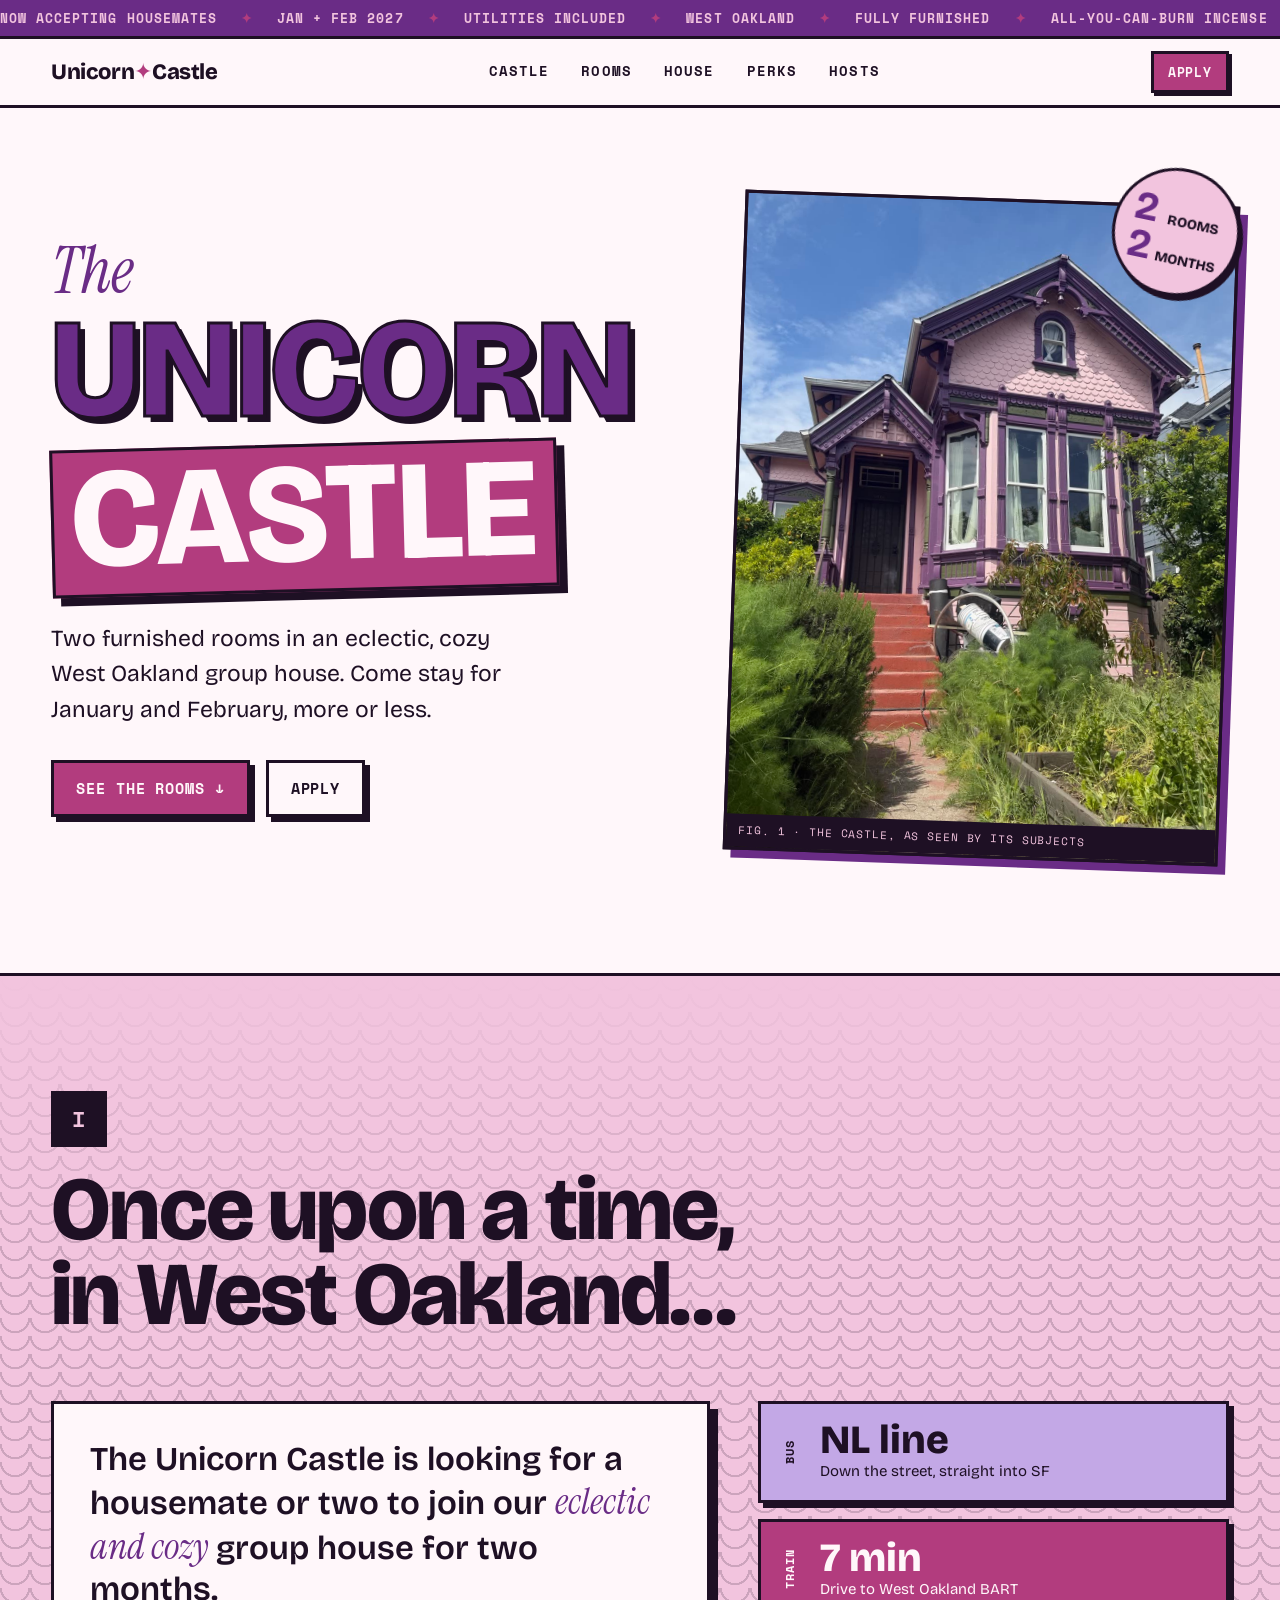
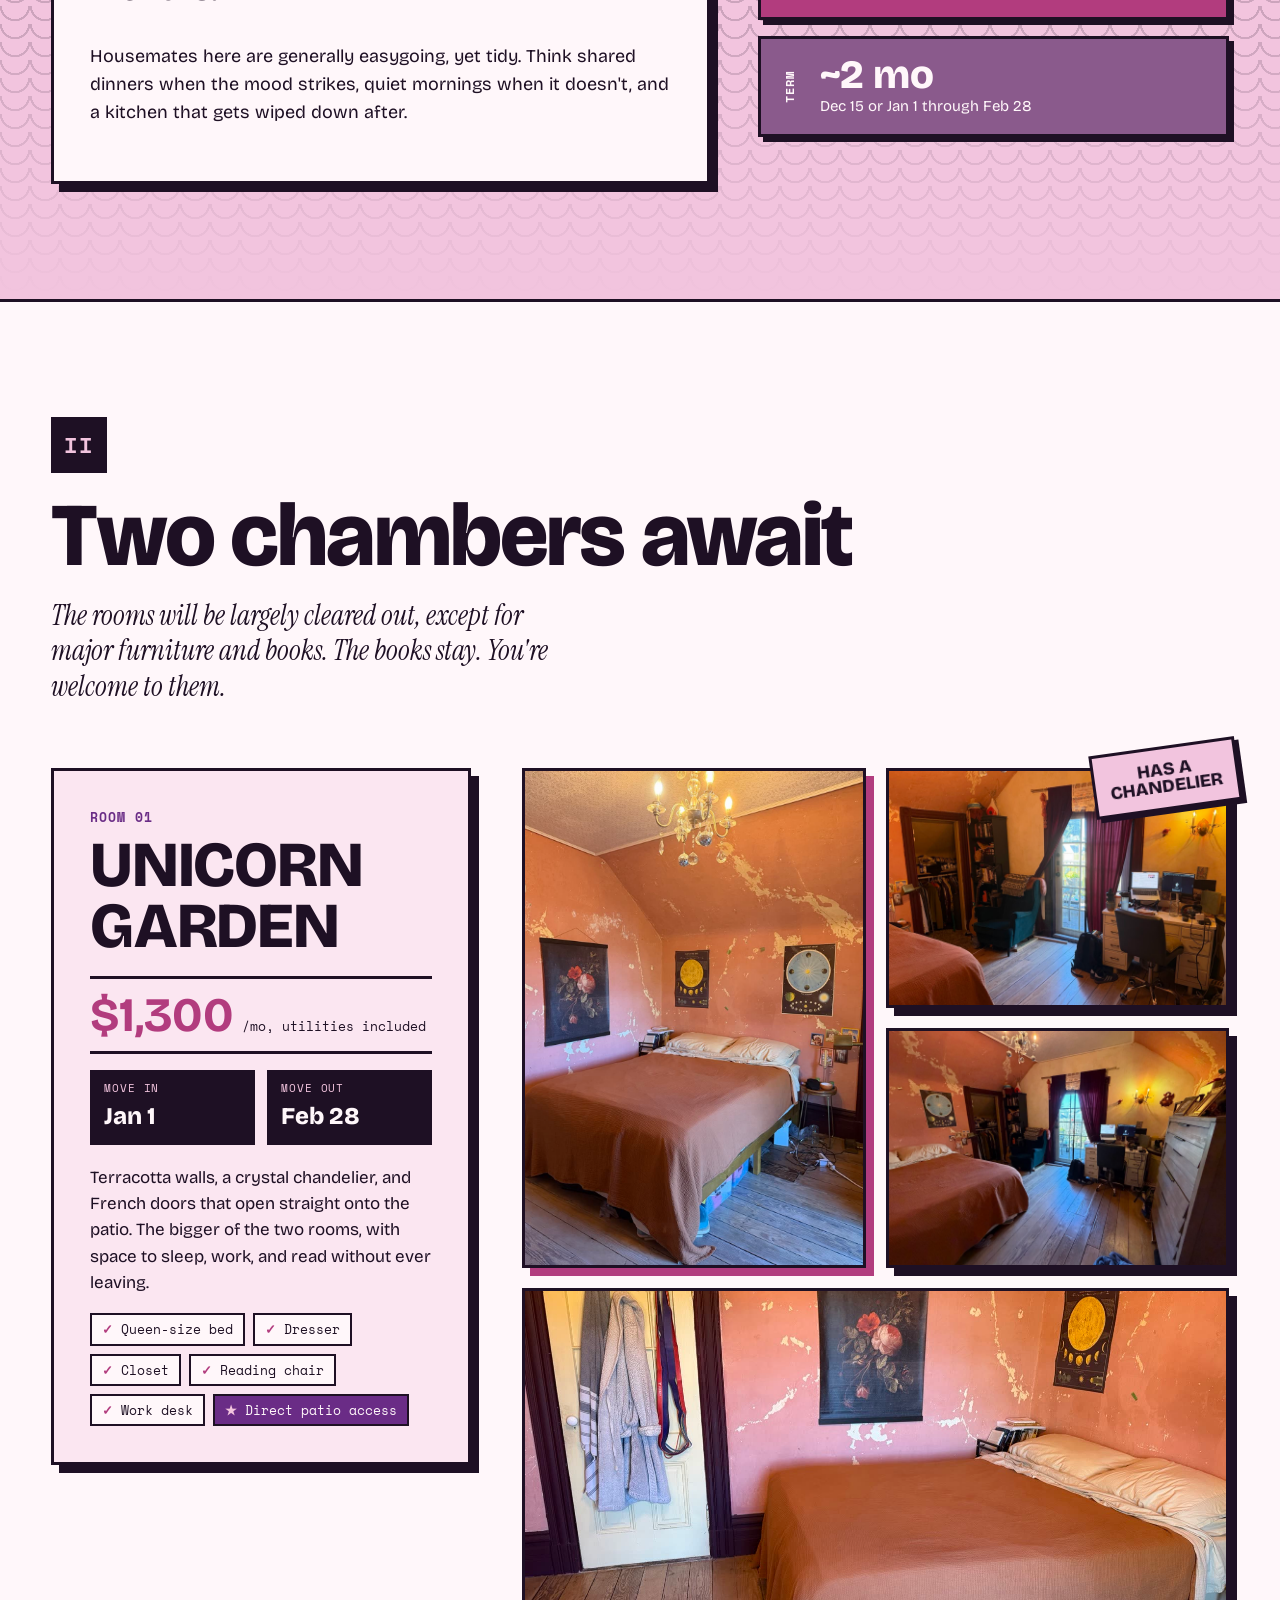
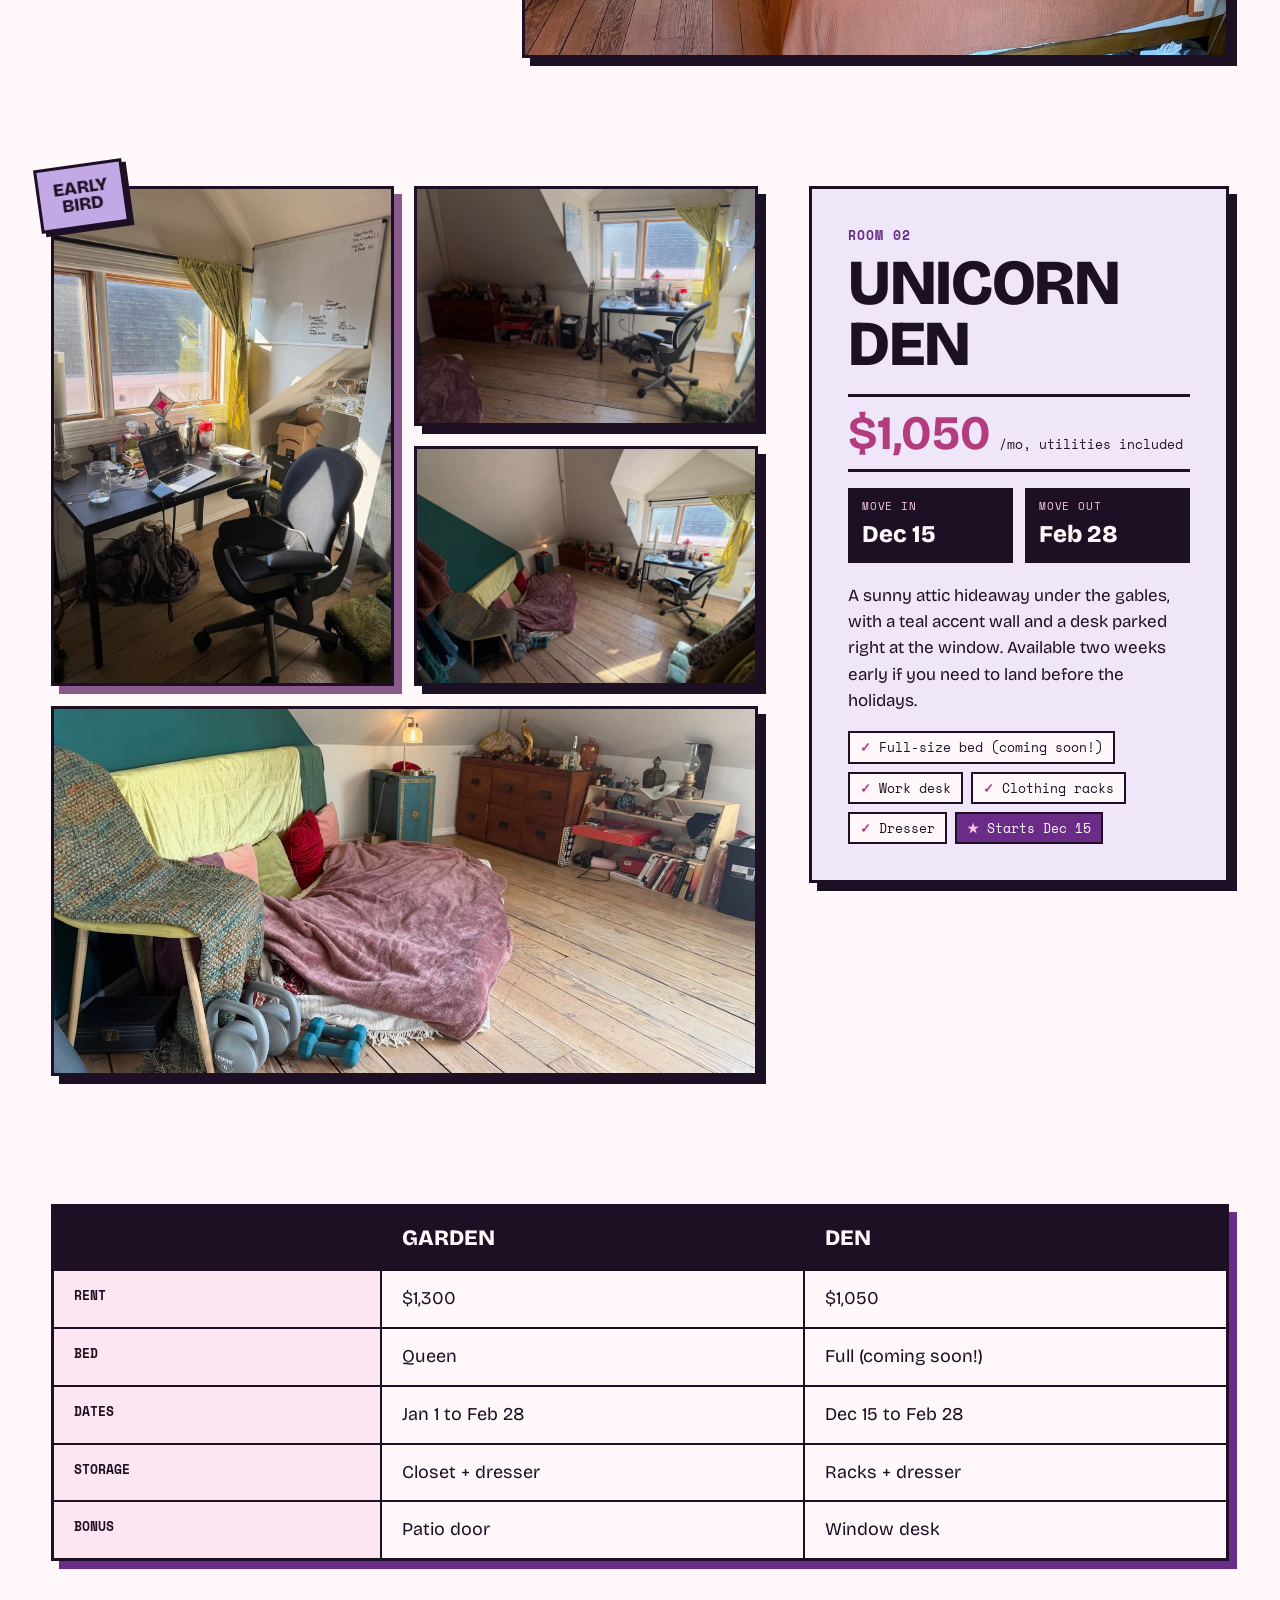
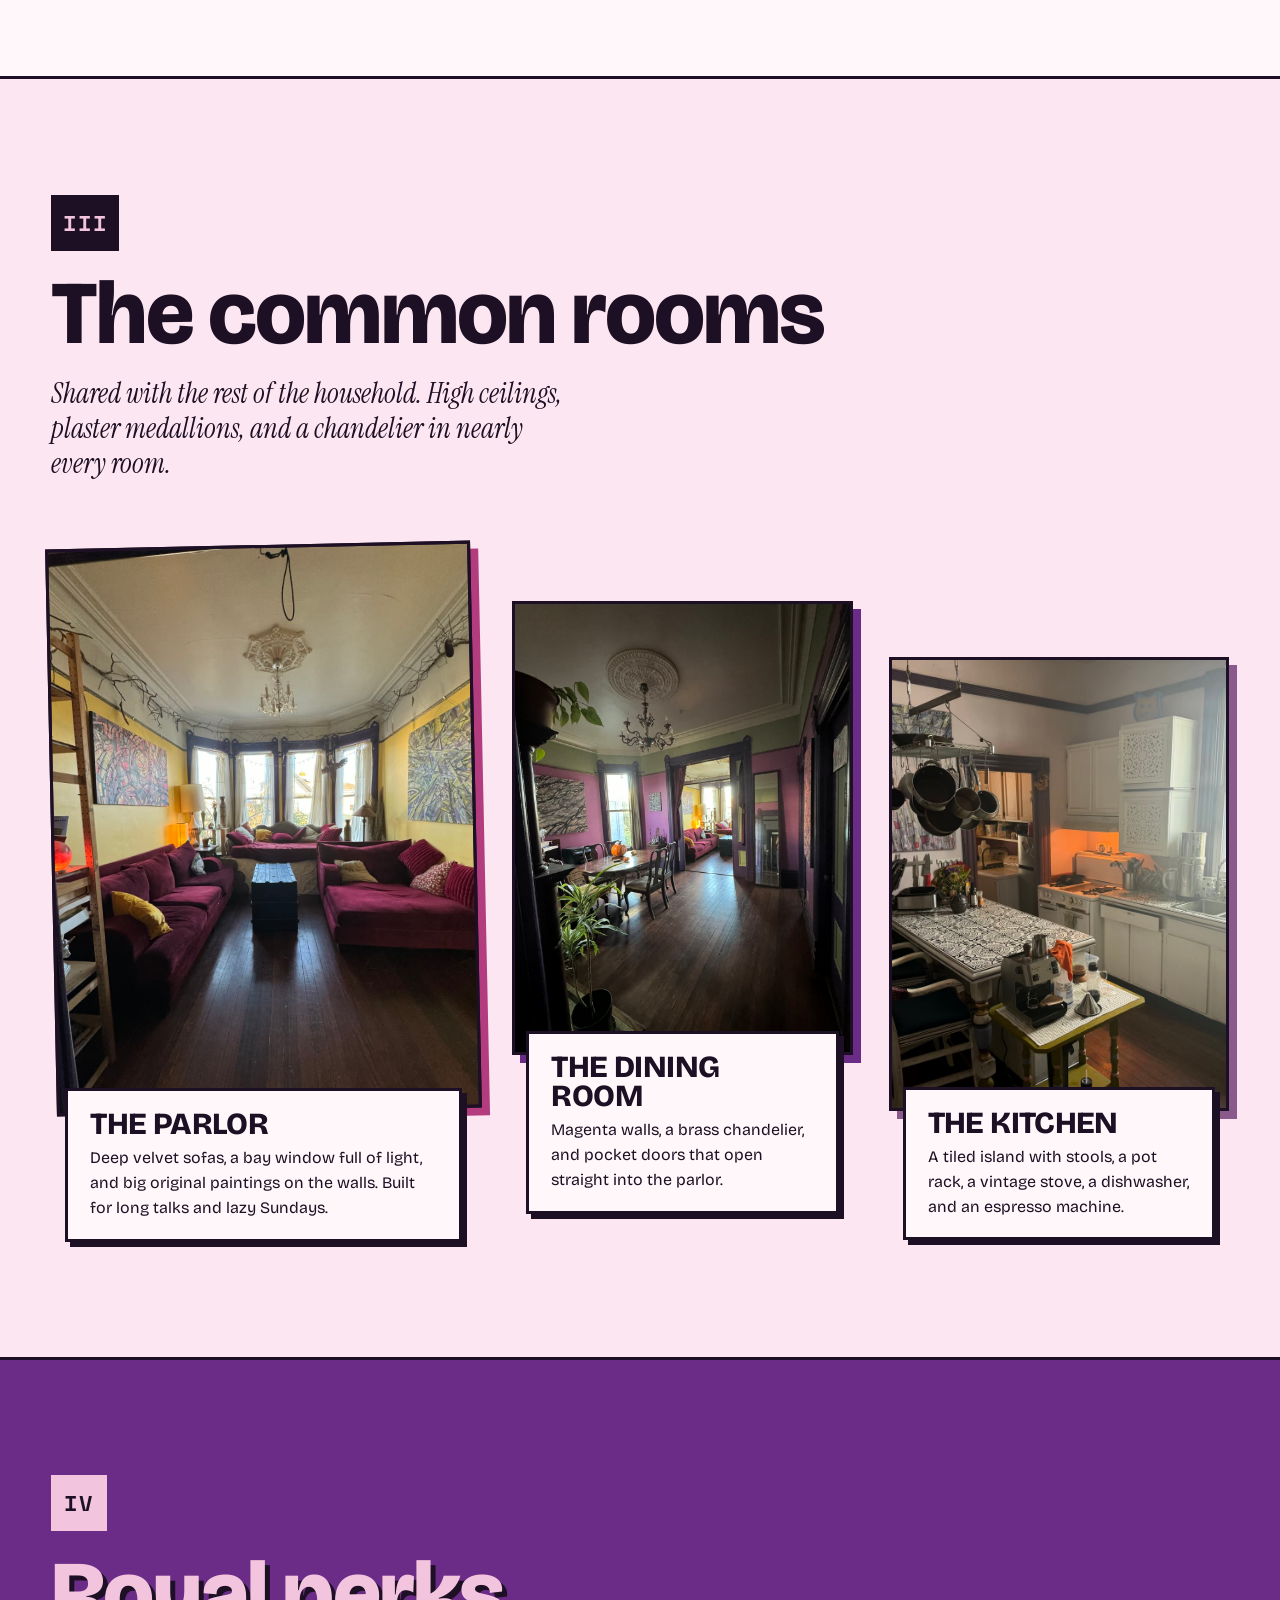
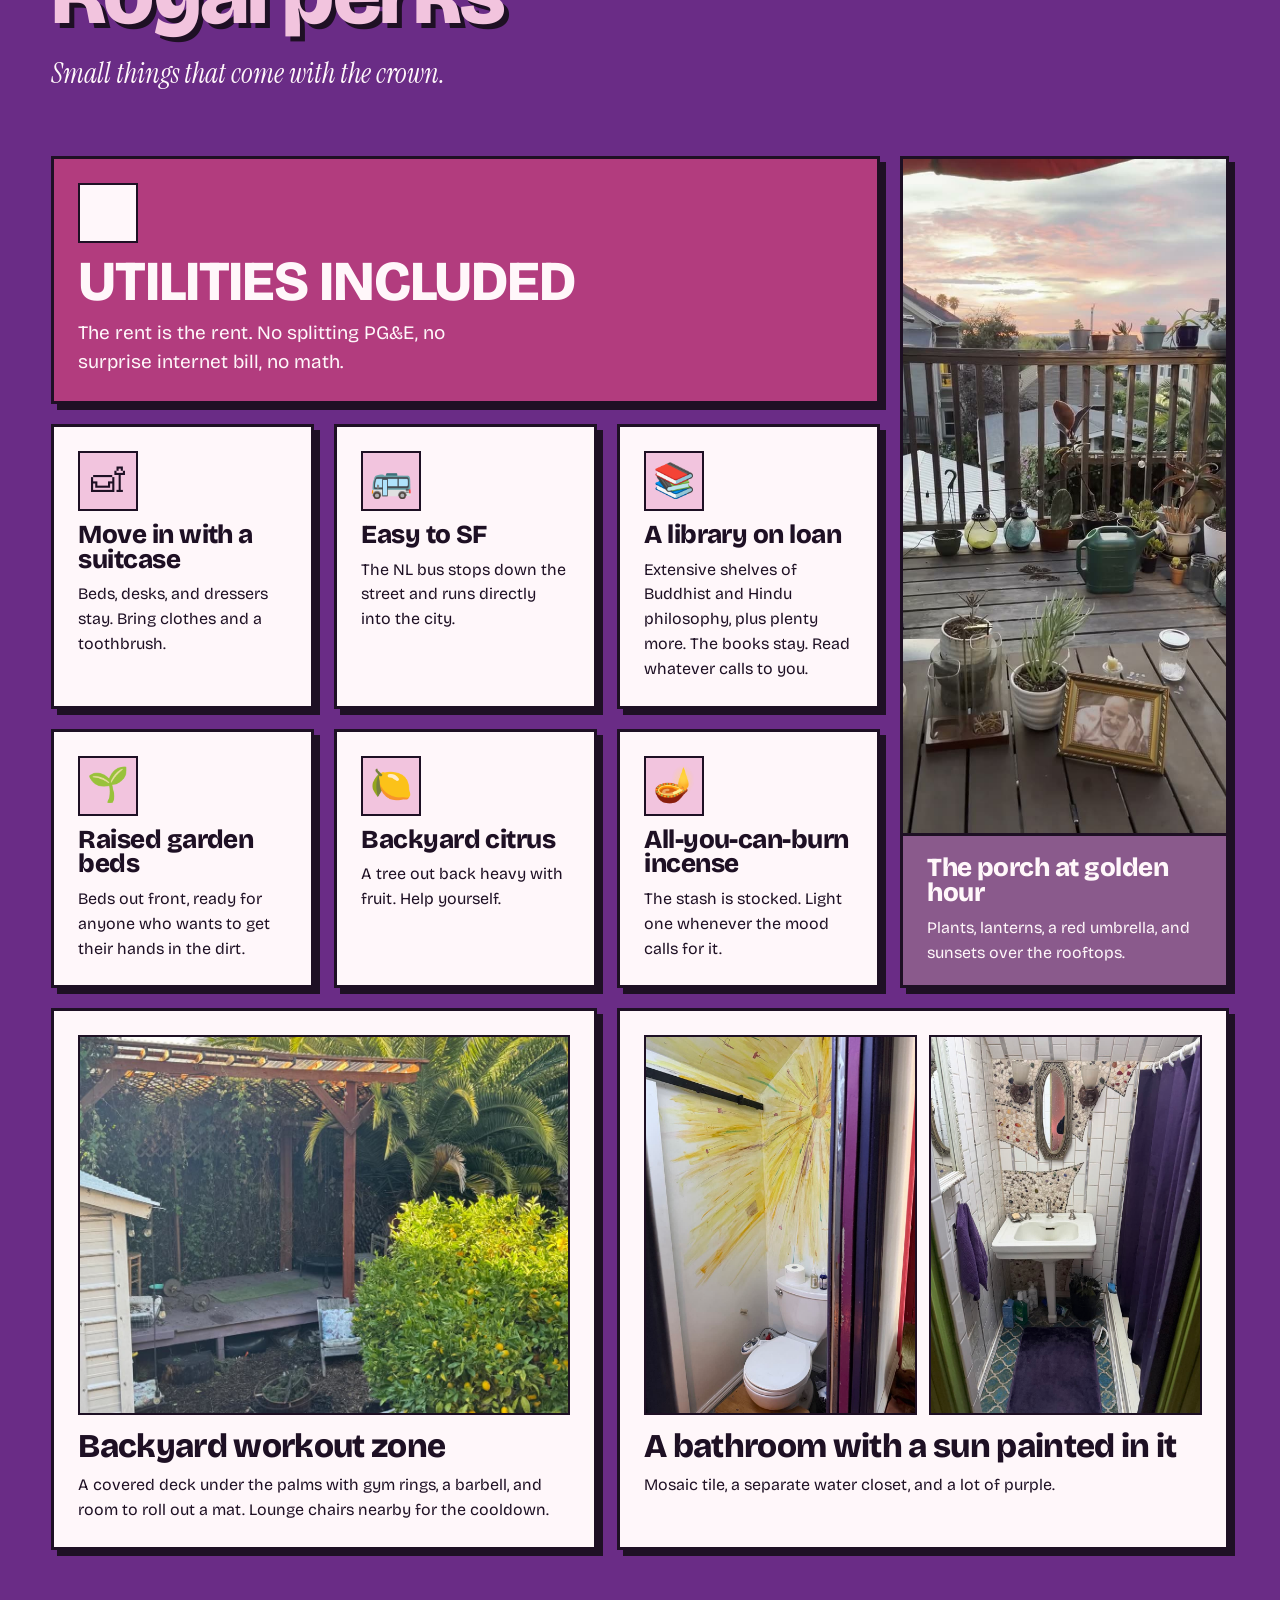
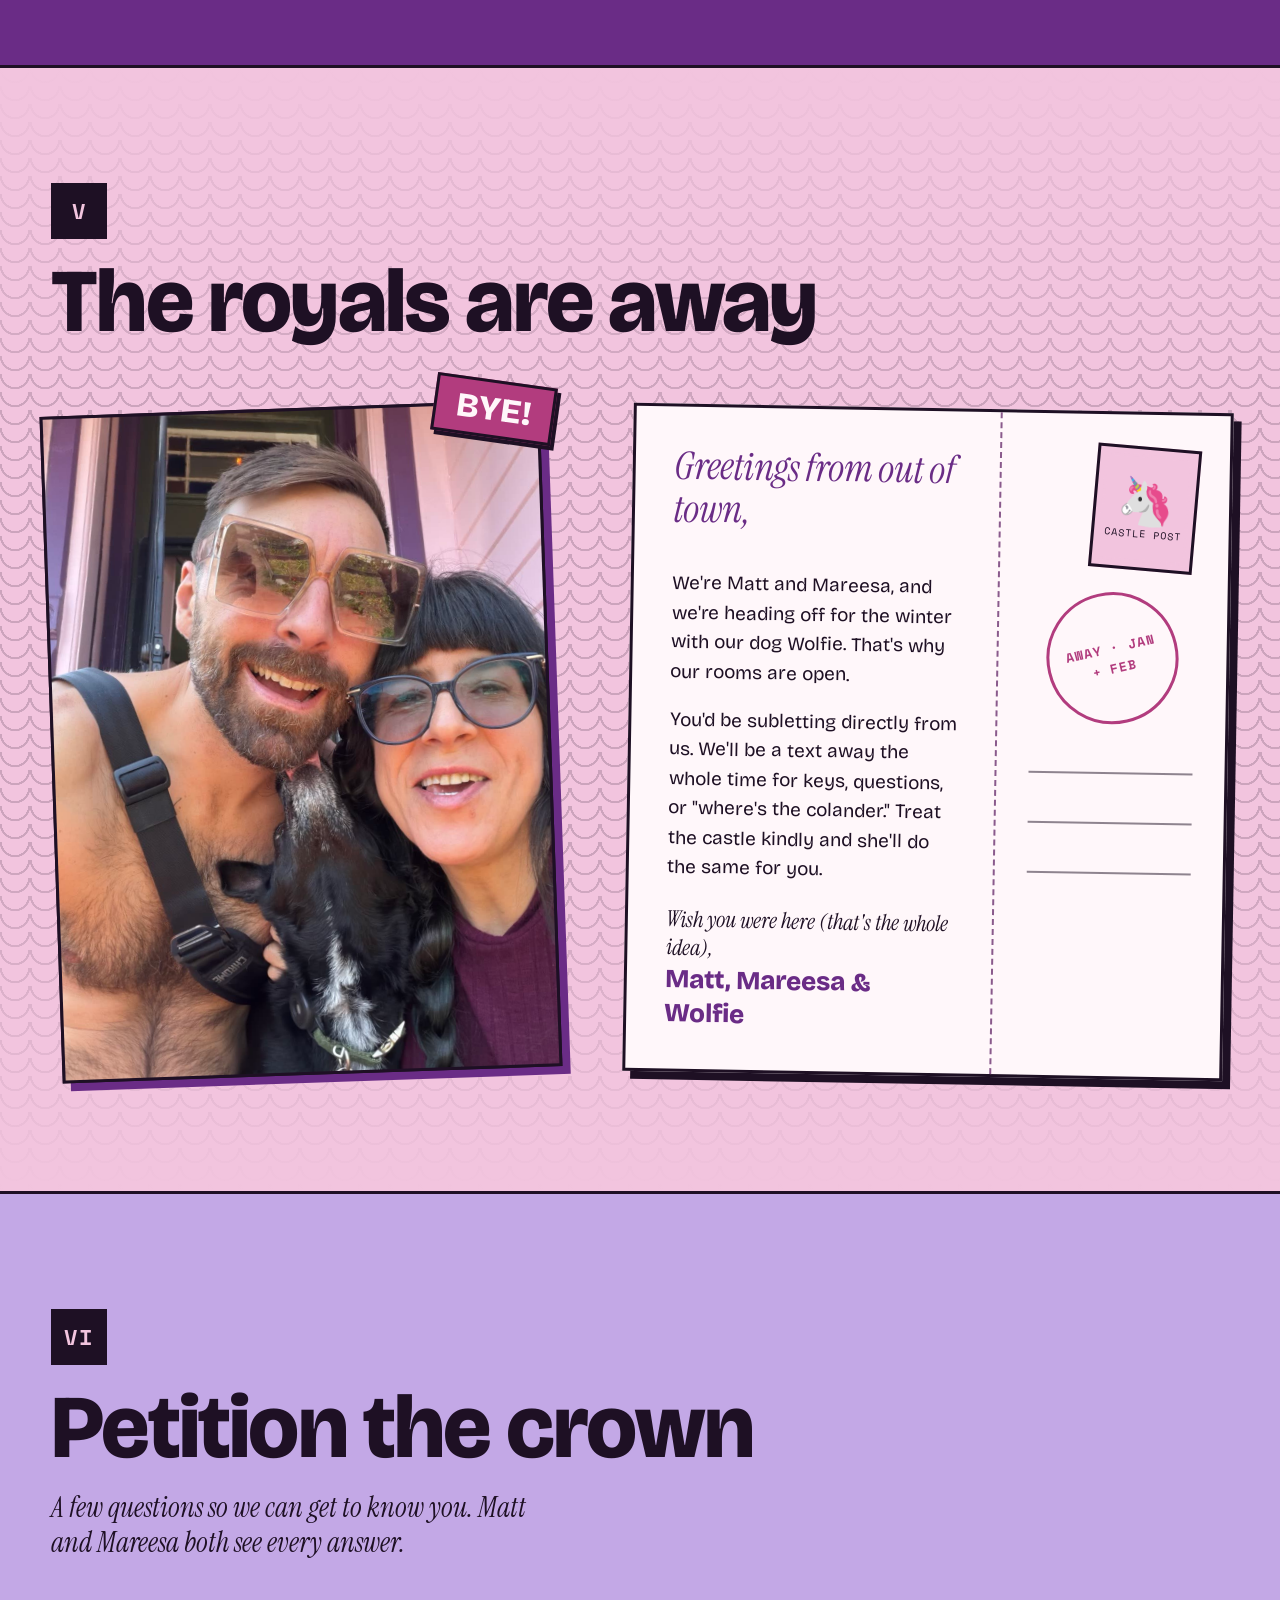
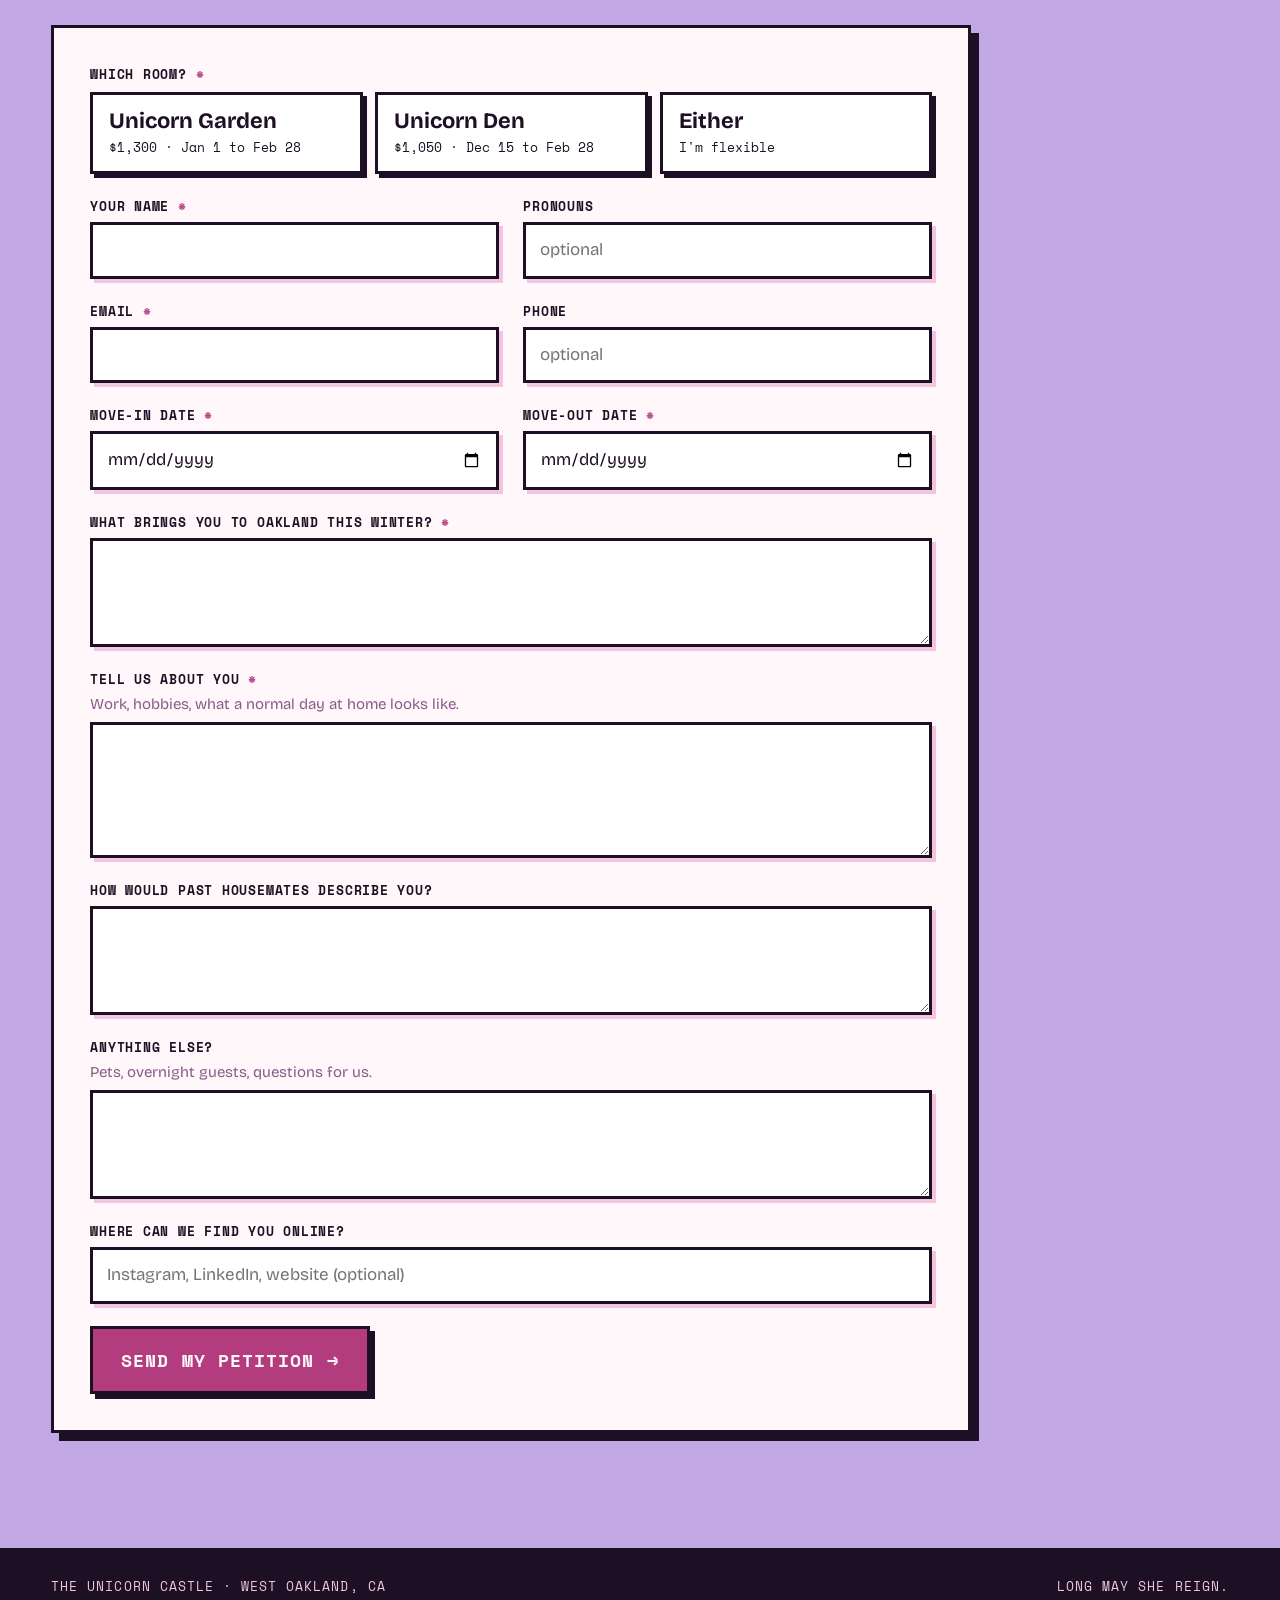
<file: index.html>
<!doctype html>
<html lang="en">
<head>
<meta charset="utf-8">
<meta name="viewport" content="width=device-width, initial-scale=1">
<title>The Unicorn Castle · Winter Sublet</title>
<meta name="description" content="Two furnished rooms in a West Oakland Victorian group house, January and February. Utilities included.">

<!-- Social share (Facebook, Instagram link stickers, iMessage, Slack, X) -->
<meta property="og:type" content="website">
<meta property="og:site_name" content="The Unicorn Castle">
<meta property="og:url" content="https://thatmattgillespie.github.io/unicorn-sublet/">
<meta property="og:title" content="Live in the Unicorn Castle: 2 rooms for Jan + Feb">
<meta property="og:description" content="Furnished rooms in a pink-and-violet West Oakland Victorian. $1,050 or $1,300 a month, utilities included. Bus to SF down the street, a porch made for sunsets, raised garden beds, and all-you-can-burn incense.">
<meta property="og:image" content="https://thatmattgillespie.github.io/unicorn-sublet/share/og-image.png">
<meta property="og:image:width" content="1200">
<meta property="og:image:height" content="630">
<meta property="og:image:alt" content="Pink Victorian house with violet trim beside the words Live in Unicorn Castle, 2 furnished rooms from $1,050 a month, all utilities included">
<meta name="twitter:card" content="summary_large_image">
<meta name="twitter:title" content="Live in the Unicorn Castle: 2 rooms for Jan + Feb">
<meta name="twitter:description" content="Furnished rooms in a West Oakland Victorian. From $1,050/mo, utilities included.">
<meta name="twitter:image" content="https://thatmattgillespie.github.io/unicorn-sublet/share/og-image.png">
<meta name="theme-color" content="#6A2C86">
<link rel="icon" href="data:image/svg+xml,<svg xmlns='http://www.w3.org/2000/svg' viewBox='0 0 100 100'><text y='.9em' font-size='90'>🦄</text></svg>">
<link rel="preconnect" href="https://fonts.googleapis.com">
<link rel="preconnect" href="https://fonts.gstatic.com" crossorigin>
<link href="https://fonts.googleapis.com/css2?family=Bricolage+Grotesque:opsz,wght@12..96,400;12..96,600;12..96,800&family=Instrument+Serif:ital@0;1&family=Space+Mono:wght@400;700&display=swap" rel="stylesheet">
<link rel="stylesheet" href="styles.css">
</head>
<body>

<a class="skip" href="#castle">Skip to content</a>

<!-- ============ TICKER ============ -->
<div class="ticker" aria-hidden="true">
  <div class="ticker__track">
    <span>Now accepting housemates</span><i>✦</i><span>Jan + Feb 2027</span><i>✦</i><span>Utilities included</span><i>✦</i><span>West Oakland</span><i>✦</i><span>Fully furnished</span><i>✦</i><span>All-you-can-burn incense</span><i>✦</i>
    <span>Now accepting housemates</span><i>✦</i><span>Jan + Feb 2027</span><i>✦</i><span>Utilities included</span><i>✦</i><span>West Oakland</span><i>✦</i><span>Fully furnished</span><i>✦</i><span>All-you-can-burn incense</span><i>✦</i>
  </div>
</div>

<header class="nav">
  <a href="#top" class="nav__mark">Unicorn<span>✦</span>Castle</a>
  <nav aria-label="Sections">
    <a href="#castle">Castle</a>
    <a href="#rooms">Rooms</a>
    <a href="#house">House</a>
    <a href="#perks">Perks</a>
    <a href="#court">Hosts</a>
  </nav>
  <a href="#apply" class="btn btn--small">Apply</a>
</header>

<main id="top">

<!-- ============ HERO ============ -->
<section class="hero">
  <div class="hero__copy">
    <h1 class="hero__title">
      <span class="t-the">The</span>
      <span class="t-uni">Unicorn</span>
      <span class="t-castle">Castle</span>
    </h1>
    <p class="hero__lede">
      Two furnished rooms in an eclectic, cozy West Oakland group house.
      Come stay for January and February, more or less.
    </p>
    <div class="hero__ctas">
      <a href="#rooms" class="btn">See the rooms ↓</a>
      <a href="#apply" class="btn btn--ghost">Apply</a>
    </div>
  </div>

  <figure class="hero__photo frame frame--violet">
    <img src="img/castle.jpg" alt="The Unicorn Castle: a pink Victorian with violet trim, fish-scale shingles, and red front steps rising through an overgrown garden" width="1050" height="1400">
    <figcaption class="tag">Fig. 1 · The castle, as seen by its subjects</figcaption>
  </figure>

  <div class="sticker sticker--price" aria-hidden="true">
    <b>2</b><span>rooms</span><b>2</b><span>months</span>
  </div>
</section>

<!-- ============ CHAPTER I : THE CASTLE ============ -->
<section id="castle" class="chapter chapter--scales">
  <div class="chapter__head">
    <span class="chapter__num">I</span>
    <h2>Once upon a time, in&nbsp;West&nbsp;Oakland…</h2>
  </div>

  <div class="castle-grid">
    <div class="card card--story">
      <p class="big">
        The Unicorn Castle is looking for a housemate or two to join our
        <em>eclectic and cozy</em> group house for two months.
      </p>
      <p>
        Housemates here are generally easygoing, yet tidy. Think shared
        dinners when the mood strikes, quiet mornings when it doesn't, and a
        kitchen that gets wiped down after.
      </p>
    </div>

    <ul class="facts" aria-label="Getting around">
      <li class="fact fact--lilac">
        <span class="fact__k">Bus</span>
        <span class="fact__v">NL line</span>
        <span class="fact__d">Down the street, straight into SF</span>
      </li>
      <li class="fact fact--orchid">
        <span class="fact__k">Train</span>
        <span class="fact__v">7 min</span>
        <span class="fact__d">Drive to West Oakland BART</span>
      </li>
      <li class="fact fact--mauve">
        <span class="fact__k">Term</span>
        <span class="fact__v">~2 mo</span>
        <span class="fact__d">Dec 15 or Jan 1 through Feb 28</span>
      </li>
    </ul>
  </div>
</section>

<!-- ============ CHAPTER II : ROOMS ============ -->
<section id="rooms" class="chapter">
  <div class="chapter__head">
    <span class="chapter__num">II</span>
    <h2>Two chambers await</h2>
    <p class="chapter__sub">The rooms will be largely cleared out, except for major furniture and books. The books stay. You're welcome to them.</p>
  </div>

  <!-- ROOM 1 -->
  <article class="room room--garden" aria-labelledby="r1">
    <div class="room__info card">
      <p class="room__no">Room 01</p>
      <h3 id="r1">Unicorn<br>Garden</h3>
      <p class="room__price"><b>$1,300</b><span>/mo, utilities included</span></p>
      <dl class="room__dates">
        <div><dt>Move in</dt><dd>Jan 1</dd></div>
        <div><dt>Move out</dt><dd>Feb 28</dd></div>
      </dl>
      <p class="room__blurb">
        Terracotta walls, a crystal chandelier, and French doors that open
        straight onto the patio. The bigger of the two rooms, with space to
        sleep, work, and read without ever leaving.
      </p>
      <ul class="checklist">
        <li>Queen-size bed</li>
        <li>Dresser</li>
        <li>Closet</li>
        <li>Reading chair</li>
        <li>Work desk</li>
        <li class="hl">Direct patio access</li>
      </ul>
    </div>

    <div class="gallery gallery--garden">
      <button class="shot frame frame--orchid g-a" data-full="img/garden-bed.jpg">
        <img src="img/garden-bed.jpg" alt="Queen bed under a crystal chandelier, terracotta walls with botanical and moon prints" loading="lazy" width="1050" height="1400">
      </button>
      <button class="shot frame g-b" data-full="img/garden-window.jpg">
        <img src="img/garden-window.jpg" alt="Work desk beside French doors to the patio, with plum velvet curtains and a teal reading chair" loading="lazy" width="1400" height="1050">
      </button>
      <button class="shot frame g-c" data-full="img/garden-wide.jpg">
        <img src="img/garden-wide.jpg" alt="Wide view of the room showing bed, closet, bookshelf, desk and dresser" loading="lazy" width="1400" height="1050">
      </button>
      <button class="shot frame g-d" data-full="img/garden-door.jpg">
        <img src="img/garden-door.jpg" alt="Bed seen from the doorway, with a robe hook on the door" loading="lazy" width="1400" height="1050">
      </button>
      <span class="sticker sticker--tilt sticker--pink" aria-hidden="true">Has a<br>chandelier</span>
    </div>
  </article>

  <!-- ROOM 2 -->
  <article class="room room--den" aria-labelledby="r2">
    <div class="room__info card">
      <p class="room__no">Room 02</p>
      <h3 id="r2">Unicorn<br>Den</h3>
      <p class="room__price"><b>$1,050</b><span>/mo, utilities included</span></p>
      <dl class="room__dates">
        <div><dt>Move in</dt><dd>Dec 15</dd></div>
        <div><dt>Move out</dt><dd>Feb 28</dd></div>
      </dl>
      <p class="room__blurb">
        A sunny attic hideaway under the gables, with a teal accent wall and a
        desk parked right at the window. Available two weeks early if you need
        to land before the holidays.
      </p>
      <ul class="checklist">
        <li>Full-size bed (coming soon!)</li>
        <li>Work desk</li>
        <li>Clothing racks</li>
        <li>Dresser</li>
        <li class="hl">Starts Dec 15</li>
      </ul>
    </div>

    <div class="gallery gallery--den">
      <button class="shot frame frame--mauve g-a" data-full="img/den-window.jpg">
        <img src="img/den-window.jpg" alt="Desk and ergonomic chair under a sunny window with chartreuse curtains" loading="lazy" width="1050" height="1400">
      </button>
      <button class="shot frame g-b" data-full="img/den-desk.jpg">
        <img src="img/den-desk.jpg" alt="Attic room with sloped ceiling, desk at the window, dresser and shelves along the wall" loading="lazy" width="1400" height="1050">
      </button>
      <button class="shot frame g-c" data-full="img/den-wide.jpg">
        <img src="img/den-wide.jpg" alt="Wide view of the den with bed against a teal wall and morning light on wood floors" loading="lazy" width="1400" height="1050">
      </button>
      <button class="shot frame g-d" data-full="img/den-bed.jpg">
        <img src="img/den-bed.jpg" alt="Bed corner with teal accent wall, dresser and shelving" loading="lazy" width="1400" height="1050">
      </button>
      <span class="sticker sticker--tilt sticker--lilac" aria-hidden="true">Early<br>bird</span>
    </div>
  </article>

  <!-- Compare strip -->
  <div class="compare" role="table" aria-label="Room comparison">
    <div class="compare__row compare__row--head" role="row">
      <span role="columnheader"></span>
      <span role="columnheader">Garden</span>
      <span role="columnheader">Den</span>
    </div>
    <div class="compare__row" role="row"><span role="rowheader">Rent</span><span role="cell">$1,300</span><span role="cell">$1,050</span></div>
    <div class="compare__row" role="row"><span role="rowheader">Bed</span><span role="cell">Queen</span><span role="cell">Full (coming soon!)</span></div>
    <div class="compare__row" role="row"><span role="rowheader">Dates</span><span role="cell">Jan 1 to Feb 28</span><span role="cell">Dec 15 to Feb 28</span></div>
    <div class="compare__row" role="row"><span role="rowheader">Storage</span><span role="cell">Closet + dresser</span><span role="cell">Racks + dresser</span></div>
    <div class="compare__row" role="row"><span role="rowheader">Bonus</span><span role="cell">Patio door</span><span role="cell">Window desk</span></div>
  </div>
</section>

<!-- ============ CHAPTER III : COMMON ROOMS ============ -->
<section id="house" class="chapter chapter--common">
  <div class="chapter__head">
    <span class="chapter__num">III</span>
    <h2>The common rooms</h2>
    <p class="chapter__sub">Shared with the rest of the household. High ceilings, plaster medallions, and a chandelier in nearly every room.</p>
  </div>

  <div class="common">
    <figure class="common__item common__item--parlor">
      <button class="shot frame frame--orchid" data-full="img/living.jpg">
        <img src="img/living.jpg" alt="Victorian parlor with yellow walls, crimson velvet sofas, a crystal chandelier, large abstract paintings, and a bay window" loading="lazy" width="1050" height="1400">
      </button>
      <figcaption class="card">
        <h3>The parlor</h3>
        <p>Deep velvet sofas, a bay window full of light, and big original paintings on the walls. Built for long talks and lazy Sundays.</p>
      </figcaption>
    </figure>
    <figure class="common__item">
      <button class="shot frame frame--violet" data-full="img/dining.jpg">
        <img src="img/dining.jpg" alt="Dining room with magenta walls, sage trim, a brass chandelier, a wooden table and chairs, and pocket doors opening to the parlor" loading="lazy" width="1050" height="1400">
      </button>
      <figcaption class="card">
        <h3>The dining room</h3>
        <p>Magenta walls, a brass chandelier, and pocket doors that open straight into the parlor.</p>
      </figcaption>
    </figure>
    <figure class="common__item">
      <button class="shot frame frame--mauve" data-full="img/kitchen.jpg">
        <img src="img/kitchen.jpg" alt="Kitchen with a patterned tile island and stools, hanging pot rack, vintage white stove, espresso machine, and a sunny window over the sink" loading="lazy" width="1400" height="1050" style="object-position:40% 50%">
      </button>
      <figcaption class="card">
        <h3>The kitchen</h3>
        <p>A tiled island with stools, a pot rack, a vintage stove, a dishwasher, and an espresso machine.</p>
      </figcaption>
    </figure>
  </div>
</section>

<!-- ============ CHAPTER IV : PERKS ============ -->
<section id="perks" class="chapter chapter--violet">
  <div class="chapter__head">
    <span class="chapter__num">IV</span>
    <h2>Royal perks</h2>
    <p class="chapter__sub">Small things that come with the crown.</p>
  </div>

  <div class="perks">
    <div class="perk perk--lead">
      <span class="perk__icon" aria-hidden="true">⚡</span>
      <h3>Utilities included</h3>
      <p>The rent is the rent. No splitting PG&amp;E, no surprise internet bill, no math.</p>
    </div>

    <figure class="perk perk--video">
      <video src="video/porch.mp4" poster="video/porch-poster.jpg" autoplay muted loop playsinline aria-label="The back porch at sunset: potted succulents, lanterns, and a pink sky over neighboring rooftops"></video>
      <figcaption>
        <h3>The porch at golden hour</h3>
        <p>Plants, lanterns, a red umbrella, and sunsets over the rooftops.</p>
      </figcaption>
    </figure>

    <div class="perk p-suit">
      <span class="perk__icon" aria-hidden="true">🛋</span>
      <h3>Move in with a suitcase</h3>
      <p>Beds, desks, and dressers stay. Bring clothes and a toothbrush.</p>
    </div>

    <div class="perk p-sf">
      <span class="perk__icon" aria-hidden="true">🚌</span>
      <h3>Easy to SF</h3>
      <p>The NL bus stops down the street and runs directly into the city.</p>
    </div>

    <div class="perk p-lib">
      <span class="perk__icon" aria-hidden="true">📚</span>
      <h3>A library on loan</h3>
      <p>Extensive shelves of Buddhist and Hindu philosophy, plus plenty more. The books stay. Read whatever calls to you.</p>
    </div>

    <div class="perk p-gard">
      <span class="perk__icon" aria-hidden="true">🌱</span>
      <h3>Raised garden beds</h3>
      <p>Beds out front, ready for anyone who wants to get their hands in the dirt.</p>
    </div>

    <div class="perk p-cit">
      <span class="perk__icon" aria-hidden="true">🍋</span>
      <h3>Backyard citrus</h3>
      <p>A tree out back heavy with fruit. Help yourself.</p>
    </div>

    <div class="perk p-inc">
      <span class="perk__icon" aria-hidden="true">🪔</span>
      <h3>All-you-can-burn incense</h3>
      <p>The stash is stocked. Light one whenever the mood calls for it.</p>
    </div>

    <div class="perk perk--yard">
      <img class="perk__photo" src="img/backyard.jpg" alt="Covered workout deck in the backyard with gym rings, a barbell, and a yoga mat, under tall palms beside a citrus tree" loading="lazy" width="1050" height="1400">
      <div class="perk__text">
        <h3>Backyard workout zone</h3>
        <p>A covered deck under the palms with gym rings, a barbell, and room to roll out a mat. Lounge chairs nearby for the cooldown.</p>
      </div>
    </div>

    <div class="perk perk--bath">
      <div class="perk__pair">
        <img src="img/bath-sun.jpg" alt="Water closet with a hand-painted yellow sunburst on the wall" loading="lazy" width="1050" height="1400">
        <img src="img/bath-sink.jpg" alt="Bathroom with mosaic tile, an oval mirror, pedestal sink, and violet shower curtain" loading="lazy" width="1050" height="1400">
      </div>
      <div class="perk__text">
        <h3>A bathroom with a sun painted in it</h3>
        <p>Mosaic tile, a separate water closet, and a lot of purple.</p>
      </div>
    </div>
  </div>
</section>

<!-- ============ CHAPTER V : THE ROYALS ARE AWAY ============ -->
<section id="court" class="chapter chapter--scales">
  <div class="chapter__head">
    <span class="chapter__num">V</span>
    <h2>The royals are away</h2>
  </div>

  <div class="court">
    <figure class="court__photo frame frame--violet">
      <img src="img/us.jpg" alt="Matt, Mareesa, and their black-and-white dog Wolfie smiling together on the front porch" loading="lazy" width="1050" height="1400">
      <span class="sticker sticker--tilt sticker--orchid" aria-hidden="true">Bye!</span>
    </figure>

    <div class="postcard card">
      <div class="postcard__msg">
        <p class="postcard__hi">Greetings from out of town,</p>
        <p>
          We're Matt and Mareesa, and we're heading off for the winter with our
          dog Wolfie. That's why our rooms are open.
        </p>
        <p>
          You'd be subletting directly from us. We'll be a text away the whole
          time for keys, questions, or "where's the colander." Treat the
          castle kindly and she'll do the same for you.
        </p>
        <p class="postcard__sign">Wish you were here (that's the whole idea),<br><b>Matt, Mareesa &amp; Wolfie</b></p>
      </div>
      <div class="postcard__side" aria-hidden="true">
        <span class="postcard__stamp">🦄<small>Castle Post</small></span>
        <span class="postcard__mark">Away · Jan + Feb</span>
        <span class="postcard__line"></span>
        <span class="postcard__line"></span>
        <span class="postcard__line"></span>
      </div>
    </div>
  </div>
</section>

<!-- ============ CHAPTER VI : APPLY ============ -->
<section id="apply" class="chapter chapter--apply">
  <div class="chapter__head">
    <span class="chapter__num">VI</span>
    <h2>Petition the crown</h2>
    <p class="chapter__sub">A few questions so we can get to know you. Matt and Mareesa both see every answer.</p>
  </div>

  <div class="apply">
    <form class="apply__form card" id="applyForm" novalidate>
      <fieldset class="f-row">
        <legend class="f-label">Which room? <i>*</i></legend>
        <div class="choice">
          <label><input type="radio" name="room" value="Unicorn Garden (Jan 1 to Feb 28)" required><span><b>Unicorn Garden</b>$1,300 · Jan 1 to Feb 28</span></label>
          <label><input type="radio" name="room" value="Unicorn Den (Dec 15 to Feb 28)"><span><b>Unicorn Den</b>$1,050 · Dec 15 to Feb 28</span></label>
          <label><input type="radio" name="room" value="Either room works"><span><b>Either</b>I'm flexible</span></label>
        </div>
      </fieldset>

      <div class="f-grid">
        <label class="f-row"><span class="f-label">Your name <i>*</i></span><input name="name" autocomplete="name" required></label>
        <label class="f-row"><span class="f-label">Pronouns</span><input name="pronouns" placeholder="optional"></label>
        <label class="f-row"><span class="f-label">Email <i>*</i></span><input type="email" name="email" autocomplete="email" required></label>
        <label class="f-row"><span class="f-label">Phone</span><input type="tel" name="phone" autocomplete="tel" placeholder="optional"></label>
        <label class="f-row"><span class="f-label">Move-in date <i>*</i></span><input type="date" name="in" min="2026-12-15" max="2027-02-28" required></label>
        <label class="f-row"><span class="f-label">Move-out date <i>*</i></span><input type="date" name="out" min="2026-12-15" max="2027-03-15" required></label>
      </div>

      <label class="f-row"><span class="f-label">What brings you to Oakland this winter? <i>*</i></span><textarea name="why" rows="3" required></textarea></label>
      <label class="f-row"><span class="f-label">Tell us about you <i>*</i></span><span class="f-help">Work, hobbies, what a normal day at home looks like.</span><textarea name="about" rows="4" required></textarea></label>
      <label class="f-row"><span class="f-label">How would past housemates describe you?</span><textarea name="housemate" rows="3"></textarea></label>
      <label class="f-row"><span class="f-label">Anything else?</span><span class="f-help">Pets, overnight guests, questions for us.</span><textarea name="else" rows="3"></textarea></label>
      <label class="f-row"><span class="f-label">Where can we find you online?</span><input name="link" placeholder="Instagram, LinkedIn, website (optional)"></label>

      <p class="f-error" id="formError" role="alert" hidden>A few required fields are still empty. They're outlined above.</p>
      <button class="btn btn--big" type="submit">Send my petition →</button>
    </form>

    <div class="apply__out apply__thanks card" id="applyThanks" hidden tabindex="-1">
      <p class="cta__k">Received</p>
      <h3>Your petition has reached the castle</h3>
      <p>Thanks, <b id="thanksName"></b>. Matt and Mareesa both get your application and will be in touch soon. 🦄</p>
    </div>
  </div>
  <iframe name="gf-sink" title="Form submission" hidden></iframe>
</section>

</main>

<footer class="foot">
  <p>The Unicorn Castle · West Oakland, CA</p>
  <p>Long may she reign.</p>
</footer>

<!-- Lightbox -->
<dialog class="lightbox" id="lightbox" aria-label="Photo viewer">
  <img alt="">
  <button class="lightbox__close" aria-label="Close">✕</button>
</dialog>

<script>
  // Lightbox
  const lb = document.getElementById('lightbox');
  const lbImg = lb.querySelector('img');
  document.querySelectorAll('.shot').forEach(btn => {
    btn.addEventListener('click', () => {
      const img = btn.querySelector('img');
      lbImg.src = btn.dataset.full;
      lbImg.alt = img.alt;
      lb.showModal();
    });
  });
  lb.addEventListener('click', e => { if (e.target === lb || e.target.closest('.lightbox__close')) lb.close(); });

  // Pause the porch loop for reduced-motion users
  if (matchMedia('(prefers-reduced-motion: reduce)').matches) {
    document.querySelectorAll('video[autoplay]').forEach(v => { v.removeAttribute('autoplay'); v.pause(); v.controls = true; });
  }

  // Reveal on scroll
  const io = new IntersectionObserver(entries => {
    entries.forEach(en => { if (en.isIntersecting) { en.target.classList.add('in'); io.unobserve(en.target); } });
  }, { threshold: 0.15 });
  document.querySelectorAll('.chapter__head, .room, .perk, .fact, .court, .common__item').forEach(el => { el.classList.add('reveal'); io.observe(el); });

  // ---------- Application form → Google Form (responses land in the Sheet) ----------
  (() => {
    const form = document.getElementById('applyForm');
    const thanks = document.getElementById('applyThanks');
    const err = document.getElementById('formError');
    const DRAFT = 'uc-apply-draft';

    const GOOGLE_FORM = {
      action: 'https://docs.google.com/forms/d/e/1FAIpQLScKHZ25KeZG9weCso0aPdyx8r2pvB3svDPBYBvoBlWmON1wJw/formResponse',
      entries: {    // site field → Google Form entry id
        room: 'entry.444995231', name: 'entry.73078882', pronouns: 'entry.616410272',
        email: 'entry.1999689451', phone: 'entry.1833907988',
        in: 'entry.2057407315', out: 'entry.1134220919',
        why: 'entry.723400439', about: 'entry.1920899768', housemate: 'entry.1962770850',
        else: 'entry.927335636', link: 'entry.405604291',
      },
    };

    // Restore an unsent draft (per-browser convenience only)
    try {
      const saved = JSON.parse(localStorage.getItem(DRAFT) || 'null');
      if (saved) Object.entries(saved).forEach(([k, v]) => {
        const el = form.elements[k];
        if (!el) return;
        if (el instanceof RadioNodeList) [...el].forEach(r => r.checked = r.value === v); else el.value = v;
      });
    } catch (e) {}
    form.addEventListener('input', () => {
      try { localStorage.setItem(DRAFT, JSON.stringify(Object.fromEntries(new FormData(form)))); } catch (e) {}
    });

    const postToGoogle = f => {
      const gf = document.createElement('form');
      gf.action = GOOGLE_FORM.action; gf.method = 'POST'; gf.target = 'gf-sink'; gf.hidden = true;
      const add = (n, v) => { const i = document.createElement('input'); i.type = 'hidden'; i.name = n; i.value = v; gf.appendChild(i); };
      for (const [key, entry] of Object.entries(GOOGLE_FORM.entries)) {
        if (!f[key]) continue;
        if (key === 'in' || key === 'out') {           // Google date questions take y/m/d parts
          const [y, m, d] = f[key].split('-');
          add(`${entry}_year`, y); add(`${entry}_month`, String(+m)); add(`${entry}_day`, String(+d));
        } else add(entry, f[key]);
      }
      document.body.appendChild(gf); gf.submit(); gf.remove();
    };

    form.addEventListener('submit', e => {
      e.preventDefault();
      form.classList.add('tried');
      if (!form.checkValidity()) {
        err.hidden = false;
        form.querySelector(':invalid')?.focus();
        return;
      }
      err.hidden = true;
      const f = Object.fromEntries(new FormData(form));
      postToGoogle(f);
      try { localStorage.removeItem(DRAFT); } catch (e) {}
      document.getElementById('thanksName').textContent = f.name.trim().split(' ')[0];
      form.hidden = true; thanks.hidden = false;
      thanks.scrollIntoView({ behavior: 'smooth', block: 'start' });
      thanks.focus({ preventScroll: true });
    });
  })();
</script>
</body>
</html>
</file>
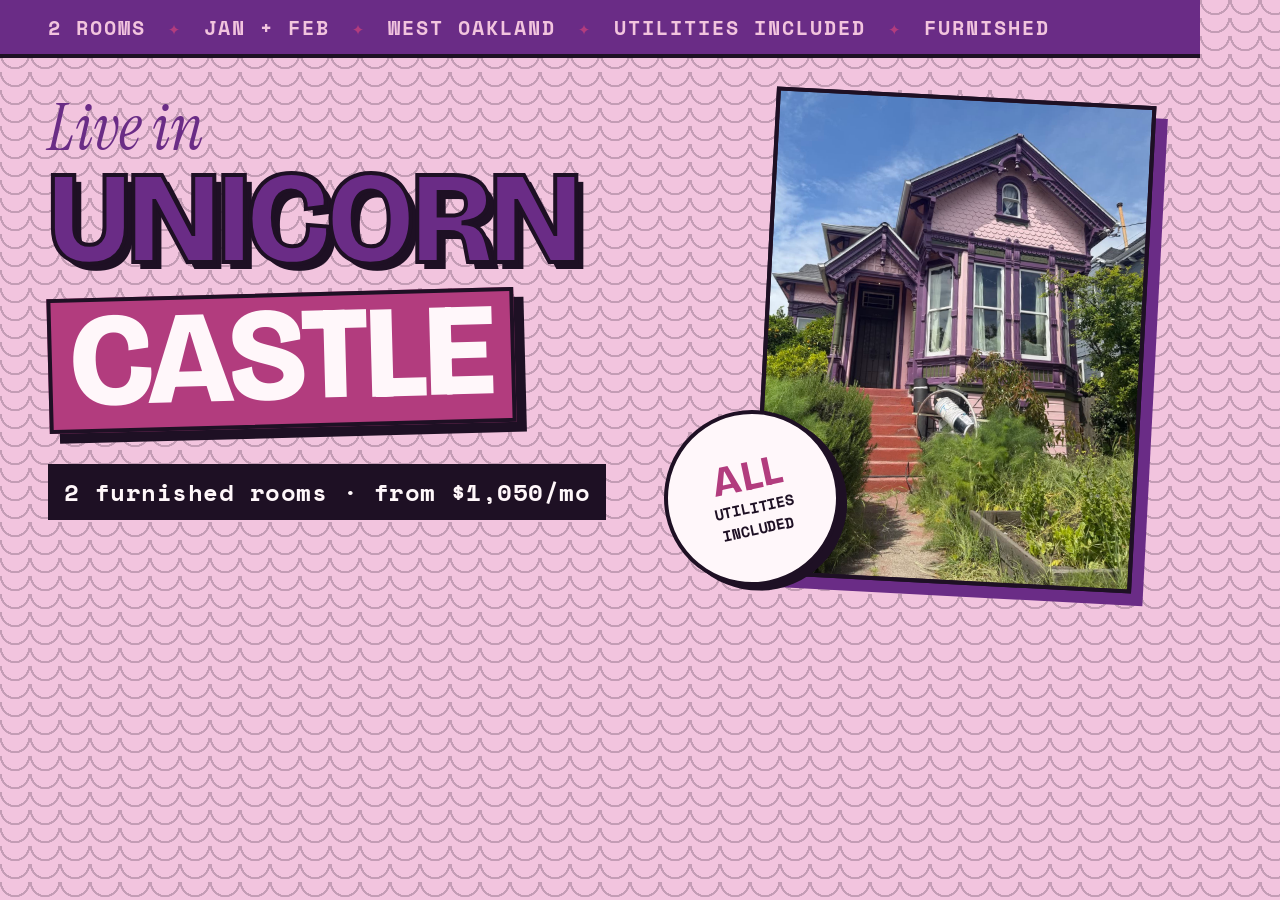
<file: share/og-card.html>
<!doctype html>
<html><head><meta charset="utf-8">
<link href="https://fonts.googleapis.com/css2?family=Bricolage+Grotesque:opsz,wght@12..96,800&family=Instrument+Serif:ital@1&family=Space+Mono:wght@700&display=swap" rel="stylesheet">
<style>
  html,body{margin:0;width:1200px;height:630px;overflow:hidden}
  body{background:#F2C4DE;font-family:"Bricolage Grotesque",sans-serif;color:#1E1024;position:relative;
    background-image:radial-gradient(circle at 50% 0,transparent 13px,rgba(30,16,36,.22) 13px,rgba(30,16,36,.22) 15px,transparent 15.5px);background-size:30px 18px}
  .bar{position:absolute;top:0;left:0;right:0;height:54px;background:#6A2C86;border-bottom:4px solid #1E1024;color:#F2C4DE;
    font:700 20px "Space Mono",monospace;letter-spacing:.1em;text-transform:uppercase;display:flex;align-items:center;gap:22px;padding-left:48px;white-space:nowrap}
  .bar i{font-style:normal;color:#B23C7E}
  .copy{position:absolute;left:48px;top:96px;width:640px}
  .the{font:italic 64px "Instrument Serif",serif;color:#6A2C86;line-height:1}
  .uni{font-weight:800;font-size:132px;line-height:.9;color:#6A2C86;-webkit-text-stroke:4px #1E1024;text-shadow:7px 7px 0 #1E1024;text-transform:uppercase;letter-spacing:-.02em}
  .castle{display:inline-block;margin-top:14px;font-weight:800;font-size:132px;line-height:.9;text-transform:uppercase;letter-spacing:-.02em;background:#B23C7E;color:#FFF7FA;
    border:4px solid #1E1024;box-shadow:10px 10px 0 #1E1024;padding:0 18px 8px;transform:rotate(-1.5deg)}
  .sub{margin-top:36px;display:inline-block;background:#1E1024;color:#FFF7FA;font:700 24px "Space Mono",monospace;padding:10px 16px;letter-spacing:.02em}
  .photo{position:absolute;right:56px;top:96px;width:372px;height:480px;border:4px solid #1E1024;box-shadow:12px 12px 0 #6A2C86;transform:rotate(3deg);overflow:hidden;background:#1E1024}
  .photo img{width:100%;height:100%;object-fit:cover}
  .badge{position:absolute;right:360px;bottom:44px;width:168px;height:168px;border-radius:50%;background:#FFF7FA;border:4px solid #1E1024;box-shadow:6px 6px 0 #1E1024;
    display:grid;place-content:center;text-align:center;transform:rotate(-12deg);font-weight:800;line-height:.95}
  .badge b{font-size:42px;color:#B23C7E;display:block}
  .badge span{font:700 15px "Space Mono",monospace;text-transform:uppercase}
</style></head>
<body>
  <div class="bar">2 rooms <i>✦</i> Jan + Feb <i>✦</i> West Oakland <i>✦</i> Utilities included <i>✦</i> Furnished</div>
  <div class="copy">
    <div class="the">Live in</div>
    <div class="uni">Unicorn</div>
    <div class="castle">Castle</div><br>
    <div class="sub">2 furnished rooms · from $1,050/mo</div>
  </div>
  <div class="photo"><img src="../img/castle.jpg" alt=""></div>
  <div class="badge"><b>ALL</b><span>utilities<br>included</span></div>
</body></html>
</file>
<file: styles.css>
/* =========================================================
   THE UNICORN CASTLE · neo-brutalist sublet microsite
   Palette kept inside the house exterior family:
   shingle pink, trim violet, plus orchid, lilac
   and mauve tones mixed between the two.
   ========================================================= */

:root {
  --pink:    #F2C4DE;   /* fish-scale shingles */
  --pink-lt: #FBE6F1;
  --violet:  #6A2C86;   /* trim */
  --violet-dk:#3E1652;
  --mauve:   #8A5A8C;   /* dusty mauve, shaded trim */
  --orchid:  #B23C7E;   /* raspberry orchid, deepened shingle pink */
  --lilac:   #C3A8E6;   /* lilac, between shingle and trim */
  --ink:     #1E1024;   /* front door, near-black aubergine */
  --cream:   #FFF7FA;

  --bw: 3px;            /* border weight */
  --sh: 8px;            /* hard shadow offset */

  --f-display: "Bricolage Grotesque", system-ui, sans-serif;
  --f-serif: "Instrument Serif", Georgia, serif;
  --f-mono: "Space Mono", ui-monospace, monospace;

  --gutter: clamp(16px, 4vw, 56px);
  --max: 1320px;
}

*, *::before, *::after { box-sizing: border-box; }
html { scroll-behavior: smooth; scroll-padding-top: 80px; }
body {
  margin: 0;
  background: var(--cream);
  color: var(--ink);
  font-family: var(--f-display);
  font-size: 18px;
  line-height: 1.55;
  -webkit-font-smoothing: antialiased;
}
img, video { display: block; max-width: 100%; height: auto; }
h1, h2, h3 { margin: 0; line-height: .95; letter-spacing: -.02em; }
p { margin: 0 0 1em; }
a { color: inherit; }

.skip { position: absolute; left: -9999px; }
.skip:focus { left: 16px; top: 16px; z-index: 99; background: var(--ink); color: var(--cream); padding: 8px 12px; }

:focus-visible { outline: 3px solid var(--orchid); outline-offset: 3px; }

/* ---------- Shared primitives ---------- */
.eyebrow, .tag, .room__no, .fact__k, .cta__k, .chapter__num, .nav, .ticker, dt {
  font-family: var(--f-mono);
  text-transform: uppercase;
  letter-spacing: .08em;
}
.eyebrow { font-size: 13px; font-weight: 700; margin-bottom: 20px; display: inline-block; background: var(--ink); color: var(--pink); padding: 4px 10px; }

.card {
  background: var(--cream);
  border: var(--bw) solid var(--ink);
  box-shadow: var(--sh) var(--sh) 0 var(--ink);
  padding: clamp(20px, 3vw, 36px);
}

.frame {
  border: var(--bw) solid var(--ink);
  box-shadow: var(--sh) var(--sh) 0 var(--ink);
  background: var(--ink);
  margin: 0;
  overflow: hidden;
  position: relative;
}
.frame img { width: 100%; height: 100%; object-fit: cover; }
.frame--violet { box-shadow: var(--sh) var(--sh) 0 var(--violet); }
.frame--orchid  { box-shadow: var(--sh) var(--sh) 0 var(--orchid); }
.frame--mauve  { box-shadow: var(--sh) var(--sh) 0 var(--mauve); }

.btn {
  display: inline-flex; align-items: center; gap: .4em;
  font-family: var(--f-mono); font-weight: 700; font-size: 15px;
  text-transform: uppercase; letter-spacing: .06em; text-decoration: none;
  background: var(--orchid); color: var(--cream);
  border: var(--bw) solid var(--ink);
  box-shadow: 5px 5px 0 var(--ink);
  padding: 14px 22px;
  transition: transform .12s ease, box-shadow .12s ease;
}
.btn:hover { transform: translate(-2px, -2px); box-shadow: 7px 7px 0 var(--ink); }
.btn:active { transform: translate(5px, 5px); box-shadow: 0 0 0 var(--ink); }
.btn--ghost { background: var(--cream); color: var(--ink); }
.btn--small { padding: 8px 14px; font-size: 13px; box-shadow: 3px 3px 0 var(--ink); }
.btn--big { font-size: 18px; padding: 18px 28px; }

.sticker {
  position: absolute; z-index: 3;
  font-family: var(--f-display); font-weight: 800; text-transform: uppercase;
  line-height: .95; text-align: center;
  border: var(--bw) solid var(--ink);
  box-shadow: 4px 4px 0 var(--ink);
  padding: 12px 14px;
}
.sticker--tilt { transform: rotate(-8deg); font-size: 18px; }
.sticker--pink  { background: var(--pink); }
.sticker--lilac  { background: var(--lilac); color: var(--ink); }
.sticker--orchid { background: var(--orchid); color: var(--cream); font-size: 34px; padding: 10px 20px; }

/* Fish-scale shingle pattern, straight off the gable */
.chapter--scales {
  background-color: var(--pink);
  background-image:
    radial-gradient(circle at 50% 0, transparent 13px, var(--ink) 13px, var(--ink) 15px, transparent 15.5px);
  background-size: 30px 18px;
  background-position: 0 0;
}
.chapter--scales::before {
  /* soften the pattern so content reads */
  content: ""; position: absolute; inset: 0;
  background: linear-gradient(var(--pink), rgba(242,196,222,.82) 30%, rgba(242,196,222,.82) 70%, var(--pink));
  pointer-events: none;
}
.chapter--scales > * { position: relative; }

/* ---------- Ticker ---------- */
.ticker {
  background: var(--violet); color: var(--pink);
  border-bottom: var(--bw) solid var(--ink);
  overflow: hidden; white-space: nowrap; font-size: 13px; font-weight: 700;
  padding: 8px 0;
}
.ticker__track { display: inline-flex; gap: 24px; animation: tick 40s linear infinite; }
.ticker i { font-style: normal; color: var(--orchid); }
@keyframes tick { to { transform: translateX(-50%); } }

/* ---------- Nav ---------- */
.nav {
  position: sticky; top: 0; z-index: 20;
  display: flex; align-items: center; justify-content: space-between; gap: 16px;
  padding: 12px var(--gutter);
  background: var(--cream);
  border-bottom: var(--bw) solid var(--ink);
  font-size: 14px; font-weight: 700;
}
.nav__mark { font-family: var(--f-display); font-weight: 800; font-size: 22px; text-decoration: none; letter-spacing: -.02em; text-transform: none; }
.nav__mark span { color: var(--orchid); }
.nav nav { display: flex; gap: clamp(12px, 3vw, 32px); }
.nav nav a { text-decoration: none; padding: 4px 0; border-bottom: 3px solid transparent; }
.nav nav a:hover { border-color: var(--orchid); }

/* ---------- Hero ---------- */
.hero {
  position: relative;
  max-width: var(--max); margin: 0 auto;
  padding: clamp(40px, 7vw, 96px) var(--gutter) clamp(64px, 9vw, 120px);
  display: grid; grid-template-columns: 1.25fr 1fr; gap: clamp(32px, 5vw, 72px); align-items: center;
}
.hero__title { font-weight: 800; margin-bottom: 28px; text-transform: uppercase; }
.hero__title span { display: block; }
.t-the { font-family: var(--f-serif); font-style: italic; font-weight: 400; text-transform: none; font-size: clamp(40px, 5vw, 72px); color: var(--violet); letter-spacing: 0; line-height: 1; }
.t-uni { font-size: clamp(64px, 11vw, 168px); color: var(--violet); -webkit-text-stroke: 3px var(--ink); text-shadow: 6px 6px 0 var(--ink); }
.t-castle {
  font-size: clamp(64px, 11vw, 168px);
  display: inline-block !important; background: var(--orchid); color: var(--cream);
  padding: 0 .12em .06em; margin-top: 8px; border: var(--bw) solid var(--ink); box-shadow: var(--sh) var(--sh) 0 var(--ink);
  transform: rotate(-1.5deg);
}
.hero__lede { font-size: clamp(19px, 1.8vw, 24px); max-width: 30ch; margin-bottom: 32px; }
.hero__ctas { display: flex; flex-wrap: wrap; gap: 16px; }
.hero__photo { aspect-ratio: 3 / 4; transform: rotate(2deg); }
.hero__photo .tag {
  position: absolute; left: 0; right: 0; bottom: 0;
  background: var(--ink); color: var(--pink); font-size: 11px; padding: 8px 12px;
}
.sticker--price {
  right: clamp(8px, 4vw, 40px); top: clamp(24px, 5vw, 60px);
  width: 128px; height: 128px; border-radius: 50%;
  background: var(--pink); display: grid; grid-template-columns: auto auto; align-content: center; justify-content: center;
  column-gap: 6px; row-gap: 0; align-items: baseline;
  transform: rotate(12deg); padding: 0;
}
.sticker--price b { font-size: 40px; color: var(--violet); }
.sticker--price span { font-size: 14px; }

/* ---------- Chapters ---------- */
.chapter {
  position: relative;
  border-top: var(--bw) solid var(--ink);
  padding: clamp(64px, 9vw, 128px) var(--gutter);
}
.chapter > * { max-width: var(--max); margin-left: auto; margin-right: auto; }
.chapter__head { margin-bottom: clamp(36px, 5vw, 64px); }
.chapter__num {
  display: inline-grid; place-items: center;
  min-width: 56px; height: 56px; padding: 0 12px; margin-bottom: 20px;
  background: var(--ink); color: var(--pink);
  font-size: 22px; font-weight: 700;
}
.chapter h2 { font-size: clamp(44px, 7vw, 104px); font-weight: 800; max-width: 16ch; }
.chapter__sub { font-family: var(--f-serif); font-style: italic; font-size: clamp(22px, 2.2vw, 30px); line-height: 1.25; max-width: 40ch; margin-top: 20px; }

/* Chapter I */
.castle-grid { display: grid; grid-template-columns: 1.4fr 1fr; gap: clamp(24px, 4vw, 48px); align-items: start; }
.card--story .big { font-size: clamp(24px, 2.6vw, 34px); line-height: 1.2; font-weight: 600; }
.card--story em { font-family: var(--f-serif); font-weight: 400; color: var(--violet); font-size: 1.12em; }
.facts { list-style: none; margin: 0; padding: 0; display: grid; gap: 16px; }
.fact {
  display: grid; grid-template-columns: auto 1fr; grid-template-rows: auto auto; column-gap: 20px;
  border: var(--bw) solid var(--ink); box-shadow: 5px 5px 0 var(--ink); padding: 16px 20px;
}
.fact__k { grid-row: span 2; align-self: center; font-size: 12px; font-weight: 700; writing-mode: vertical-rl; transform: rotate(180deg); }
.fact__v { font-size: 40px; font-weight: 800; line-height: 1; }
.fact__d { font-size: 15px; }
.fact--lilac { background: var(--lilac); color: var(--ink); }
.fact--orchid { background: var(--orchid); color: var(--cream); }
.fact--mauve { background: var(--mauve); color: var(--cream); }

/* ---------- Rooms ---------- */
.room {
  display: grid; grid-template-columns: minmax(300px, 420px) 1fr; gap: clamp(28px, 4vw, 56px);
  margin-bottom: clamp(72px, 10vw, 140px); align-items: start;
}
.room--den { grid-template-columns: 1fr minmax(300px, 420px); }
.room--den .room__info { order: 2; }
.room__info { position: sticky; top: 96px; }
.room--garden .room__info { background: var(--pink-lt); }
.room--den .room__info { background: #EFE6FA; }
.room__no { font-size: 13px; font-weight: 700; color: var(--violet); margin-bottom: 8px; }
.room h3 { font-size: clamp(48px, 5vw, 72px); font-weight: 800; text-transform: uppercase; margin-bottom: 20px; }
.room__price { display: flex; align-items: baseline; flex-wrap: wrap; gap: 8px; border-top: var(--bw) solid var(--ink); border-bottom: var(--bw) solid var(--ink); padding: 12px 0; margin-bottom: 16px; }
.room__price b { font-size: 48px; line-height: 1; color: var(--orchid); }
.room__price span { font-family: var(--f-mono); font-size: 13px; }
.room__dates { display: grid; grid-template-columns: 1fr 1fr; gap: 12px; margin: 0 0 20px; }
.room__dates div { background: var(--ink); color: var(--cream); padding: 10px 14px; }
.room__dates dt { font-size: 11px; color: var(--pink); }
.room__dates dd { margin: 0; font-size: 24px; font-weight: 800; }
.room__blurb { font-size: 17px; }
.checklist { list-style: none; margin: 0; padding: 0; display: flex; flex-wrap: wrap; gap: 8px; }
.checklist li { border: 2px solid var(--ink); padding: 4px 10px; font-family: var(--f-mono); font-size: 13px; background: var(--cream); }
.checklist li::before { content: "✓ "; color: var(--orchid); font-weight: 700; }
.checklist .hl { background: var(--violet); color: var(--cream); }
.checklist .hl::before { content: "★ "; color: var(--pink); }

.gallery { position: relative; display: grid; gap: 20px; grid-template-columns: repeat(6, 1fr); grid-auto-rows: 110px; }
.shot { padding: 0; cursor: zoom-in; transition: transform .15s ease, box-shadow .15s ease; }
.shot:hover { transform: translate(-3px, -3px); }
.gallery .g-a { grid-column: 1 / 4; grid-row: 1 / 5; }
.gallery .g-b { grid-column: 4 / 7; grid-row: 1 / 3; }
.gallery .g-c { grid-column: 4 / 7; grid-row: 3 / 5; }
.gallery .g-d { grid-column: 1 / 7; grid-row: 5 / 8; }
.gallery .sticker { right: -10px; top: -22px; }
.gallery--den .sticker { left: -14px; right: auto; }

/* Compare */
.compare { border: var(--bw) solid var(--ink); box-shadow: var(--sh) var(--sh) 0 var(--violet); background: var(--cream); }
.compare__row { display: grid; grid-template-columns: 1fr 1.3fr 1.3fr; }
.compare__row > * { padding: 14px 20px; border-bottom: 2px solid var(--ink); }
.compare__row > * + * { border-left: 2px solid var(--ink); }
.compare__row:last-child > * { border-bottom: 0; }
.compare__row [role=rowheader] { font-family: var(--f-mono); text-transform: uppercase; font-size: 13px; font-weight: 700; background: var(--pink-lt); }
.compare__row--head > * { background: var(--ink); color: var(--cream); font-weight: 800; font-size: 22px; text-transform: uppercase; }
.compare__row--head > *:first-child { background: var(--ink); }

/* ---------- Perks ---------- */
.chapter--violet { background: var(--violet); color: var(--cream); }
.chapter--violet .chapter__num { background: var(--pink); color: var(--ink); }
.chapter--violet h2 { color: var(--pink); text-shadow: 5px 5px 0 var(--ink); }

.perks { display: grid; grid-template-columns: repeat(4, 1fr); gap: 20px; }
.perk {
  background: var(--cream); color: var(--ink); margin: 0;
  border: var(--bw) solid var(--ink); box-shadow: 6px 6px 0 var(--ink);
  padding: 24px;
}
.perk h3 { font-size: 26px; font-weight: 800; margin: 12px 0 10px; }
.perk p { font-size: 16px; margin: 0; }
.perk__icon { font-size: 34px; display: inline-grid; place-items: center; width: 60px; height: 60px; border: 2px solid var(--ink); background: var(--pink); }
.perk--lead { grid-column: span 2; background: var(--orchid); color: var(--cream); display: flex; flex-direction: column; justify-content: flex-end; min-height: 280px; }
.perk--lead h3 { font-size: clamp(40px, 4.4vw, 64px); text-transform: uppercase; }
.perk--lead p { font-size: 19px; max-width: 34ch; }
.perk--lead .perk__icon { background: var(--cream); }
.perk--video { grid-column: span 2; grid-row: span 3; padding: 0; display: flex; flex-direction: column; background: var(--ink); color: var(--cream); }
.perk--video video { flex: 1 1 0; width: 100%; height: 100%; min-height: 0; object-fit: cover; }
.perk--video { min-height: 560px; }
.perk--video figcaption { padding: 20px 24px; border-top: var(--bw) solid var(--ink); background: var(--mauve); }
.perk--video h3 { margin-top: 0; }
.perk--bath { grid-column: span 2; }
.perk__pair { display: grid; grid-template-columns: 1fr 1fr; gap: 12px; }
.perk__pair img { aspect-ratio: 1; object-fit: cover; border: 2px solid var(--ink); width: 100%; }

/* ---------- Court ---------- */
.court { display: grid; grid-template-columns: 1fr 1.2fr; gap: clamp(36px, 6vw, 88px); align-items: center; }
.court__photo { aspect-ratio: 3 / 4; transform: rotate(-2deg); overflow: visible; }
.court__photo img { position: relative; z-index: 1; }
.court__photo .sticker { right: -18px; top: -24px; transform: rotate(10deg); }
.cast { list-style: none; padding: 0; margin: 0 0 28px; display: grid; gap: 10px; }
.cast li { display: flex; align-items: baseline; gap: 16px; flex-wrap: wrap; border-bottom: var(--bw) solid var(--ink); padding-bottom: 10px; }
.cast b { font-size: clamp(36px, 4vw, 56px); font-weight: 800; line-height: 1; color: var(--violet); }
.cast span { font-family: var(--f-serif); font-style: italic; font-size: 22px; }
.court__copy > p { font-size: 20px; max-width: 46ch; }
.cta { margin-top: 32px; background: var(--cream); }
.cta__k { font-size: 13px; font-weight: 700; color: var(--orchid); margin-bottom: 4px; }
.cta p:not(.cta__k) { font-size: 18px; }

/* ---------- Footer ---------- */
.foot {
  background: var(--ink); color: var(--pink);
  display: flex; justify-content: space-between; flex-wrap: wrap; gap: 8px;
  padding: 28px var(--gutter); font-family: var(--f-mono); font-size: 13px; text-transform: uppercase; letter-spacing: .08em;
}
.foot p { margin: 0; }

/* ---------- Lightbox ---------- */
.lightbox { padding: 0; border: var(--bw) solid var(--ink); box-shadow: 10px 10px 0 var(--orchid); background: var(--ink); max-width: min(92vw, 1100px); max-height: 90vh; }
.lightbox::backdrop { background: rgba(62, 22, 82, .85); }
.lightbox img { max-height: 86vh; width: auto; margin: auto; }
.lightbox__close { position: absolute; top: 10px; right: 10px; width: 44px; height: 44px; font-size: 20px; background: var(--pink); border: var(--bw) solid var(--ink); cursor: pointer; }

/* ---------- Reveal ---------- */
.reveal { opacity: 0; transform: translateY(24px); transition: opacity .6s ease, transform .6s cubic-bezier(.2,.8,.2,1); }
.reveal.in { opacity: 1; transform: none; }

@media (prefers-reduced-motion: reduce) {
  .ticker__track { animation: none; }
  .reveal { opacity: 1; transform: none; transition: none; }
  html { scroll-behavior: auto; }
}

/* ---------- Responsive ---------- */
@media (max-width: 1024px) {
  .perks { grid-template-columns: repeat(2, 1fr); }
  .perk--video { grid-row: span 1; }
}
@media (max-width: 860px) {
  body { font-size: 17px; }
  .hero, .castle-grid, .court { grid-template-columns: 1fr; }
  .hero__photo { max-width: 460px; }
  .sticker--price { top: auto; bottom: 40px; right: 24px; width: 104px; height: 104px; }
  .sticker--price b { font-size: 32px; }
  .room, .room--den { grid-template-columns: 1fr; }
  .room--den .room__info { order: 0; }
  .room__info { position: static; }
  .gallery { grid-auto-rows: 72px; gap: 14px; }
  .court__photo { max-width: 420px; }
  .nav nav { display: none; }
}
@media (max-width: 560px) {
  .t-uni { -webkit-text-stroke: 2px var(--ink); text-shadow: 4px 4px 0 var(--ink); }
  .perks { grid-template-columns: 1fr; }
  .perk--lead, .perk--video, .perk--bath { grid-column: auto; }
  .compare__row { grid-template-columns: .9fr 1.1fr 1.1fr; }
  .compare__row > * { padding: 10px 10px; font-size: 14px; }
  .compare__row--head > * { font-size: 16px; }
  .gallery .sticker { right: 0; }
  .gallery--den .sticker { left: 0; }
}

/* =========================================================
   v2: vertical porch video, postcard hosts, application form
   ========================================================= */

/* ---------- Perks: video gets its own tall column ---------- */
.perk--video video { object-position: 50% 60%; }
.perk--bath .perk__text h3 { margin-top: 16px; }

@media (min-width: 1025px) {
  .perks {
    grid-template-columns: 1fr 1fr 1fr 1.25fr;
    grid-template-areas:
      "lead lead lead vid"
      "suit sf   lib  vid"
      "gard cit  inc  vid"
      "yard yard bath bath";
  }
  .perk--lead  { grid-area: lead; min-height: 240px; }
  .perk--video { grid-area: vid; min-height: 0; }
  .p-suit { grid-area: suit; } .p-sf { grid-area: sf; } .p-lib { grid-area: lib; }
  .p-gard { grid-area: gard; } .p-cit { grid-area: cit; } .p-inc { grid-area: inc; }
  .perk--yard { grid-area: yard; }
  .perk--bath { grid-area: bath; }
  .perk--yard .perk__text h3, .perk--bath .perk__text h3 { font-size: clamp(28px, 2.6vw, 38px); }
}

/* Photo perks: backyard + bathroom, image on top, text below */
.perk--yard { grid-column: span 2; }
.perk__photo { width: 100%; aspect-ratio: 16 / 10; object-fit: cover; object-position: 50% 42%; border: 2px solid var(--ink); }
.perk--bath .perk__pair img { aspect-ratio: 3 / 4; }
.perk--yard .perk__text h3, .perk--bath .perk__text h3 { margin-top: 16px; }
@media (min-width: 1025px) {
  .perk--bath .perk__pair img { aspect-ratio: 4 / 5; }
  .perk--yard .perk__photo { aspect-ratio: 8 / 5; }
}
@media (max-width: 560px) {
  .perk--yard { grid-column: auto; }
  .perk__photo { aspect-ratio: 4 / 5; }
}
@media (max-width: 1024px) {
  .perk--video { grid-column: span 1; grid-row: span 3; min-height: 0; }
}
@media (max-width: 560px) {
  .perk--video { grid-row: auto; }
  .perk--video video { flex: none; height: auto; aspect-ratio: 9 / 16; }
}

/* ---------- Postcard ---------- */
.postcard {
  display: grid; grid-template-columns: 1.6fr 1fr; gap: 0; padding: 0;
  background: var(--cream); transform: rotate(1deg);
}
.postcard__msg { padding: clamp(24px, 3vw, 40px); border-right: 2px dashed var(--mauve); }
.postcard__msg p { font-size: 19px; }
.postcard__hi { font-family: var(--f-serif); font-style: italic; font-size: clamp(30px, 3vw, 40px) !important; line-height: 1.1; color: var(--violet); }
.postcard__sign { font-family: var(--f-serif); font-style: italic; font-size: 22px !important; margin: 24px 0 0; line-height: 1.3; }
.postcard__sign b { font-family: var(--f-display); font-style: normal; font-weight: 800; color: var(--violet); font-size: 26px; }
.postcard__side { padding: clamp(20px, 3vw, 32px); display: flex; flex-direction: column; align-items: flex-end; gap: 22px; }
.postcard__stamp {
  width: 104px; height: 124px; display: grid; place-content: center; text-align: center; font-size: 46px; line-height: 1.1;
  background: var(--pink); border: 3px solid var(--ink); outline: 3px dashed var(--pink); outline-offset: -11px; transform: rotate(4deg);
}
.postcard__stamp small { display: block; font-family: var(--f-mono); font-size: 10px; text-transform: uppercase; letter-spacing: .1em; }
.postcard__mark {
  align-self: center; border: 3px solid var(--orchid); color: var(--orchid); border-radius: 50%;
  width: 132px; height: 132px; display: grid; place-content: center; text-align: center; padding: 10px;
  font-family: var(--f-mono); font-weight: 700; font-size: 13px; text-transform: uppercase; letter-spacing: .08em; transform: rotate(-14deg);
}
.postcard__line { align-self: stretch; border-bottom: 2px solid var(--ink); height: 28px; opacity: .5; }
.court__photo .sticker { right: -18px; top: -24px; }

/* ---------- Apply ---------- */
.chapter--apply { background: var(--lilac); }
.apply > * { max-width: 920px; }
.apply__form, .apply__out { background: var(--cream); }
.f-grid { display: grid; grid-template-columns: 1fr 1fr; gap: 0 24px; }
.f-row { display: flex; flex-direction: column; gap: 6px; margin: 0 0 22px; border: 0; padding: 0; min-width: 0; }
.f-label { font-family: var(--f-mono); font-size: 13px; font-weight: 700; text-transform: uppercase; letter-spacing: .06em; padding: 0; }
.f-label i { font-style: normal; color: var(--orchid); }
.f-help { font-size: 15px; margin-top: -2px; color: var(--mauve); }
.apply input:not([type=radio]), .apply textarea {
  font: inherit; font-size: 17px; color: var(--ink); background: #fff;
  border: var(--bw) solid var(--ink); border-radius: 0; padding: 12px 14px; width: 100%;
  box-shadow: 4px 4px 0 var(--pink);
}
.apply textarea { resize: vertical; min-height: 96px; }
.apply input:focus, .apply textarea:focus { outline: none; box-shadow: 4px 4px 0 var(--violet); }
.tried :invalid:not(fieldset) { border-color: var(--orchid); box-shadow: 4px 4px 0 var(--orchid); }
.tried fieldset:has(:invalid) .choice span { border-color: var(--orchid); }
.choice { display: grid; grid-template-columns: repeat(3, 1fr); gap: 12px; margin-top: 8px; }
.choice label { cursor: pointer; }
.choice input { position: absolute; opacity: 0; pointer-events: none; }
.choice span {
  display: block; height: 100%; border: var(--bw) solid var(--ink); background: #fff; padding: 14px 16px;
  font-family: var(--f-mono); font-size: 13px; box-shadow: 4px 4px 0 var(--ink); transition: transform .1s;
}
.choice span b { display: block; font-family: var(--f-display); font-size: 22px; line-height: 1.1; margin-bottom: 4px; }
.choice input:checked + span { background: var(--violet); color: var(--cream); transform: translate(-2px, -2px); box-shadow: 6px 6px 0 var(--ink); }
.choice input:focus-visible + span { outline: 3px solid var(--orchid); outline-offset: 3px; }
.f-error { background: var(--orchid); color: var(--cream); padding: 10px 14px; font-weight: 600; }

.apply__out:focus { outline: none; }
.apply__out h3 { font-size: clamp(36px, 4vw, 56px); font-weight: 800; text-transform: uppercase; margin: 6px 0 14px; }








@media (max-width: 860px) {
  .postcard { grid-template-columns: 1fr; transform: none; }
  .postcard__msg { border-right: 0; border-bottom: 2px dashed var(--mauve); }
  .postcard__side { flex-direction: row; align-items: center; justify-content: space-between; }
  .postcard__line { display: none; }
}
@media (max-width: 640px) {
  .f-grid, .choice { grid-template-columns: 1fr; }
}

/* Tilted stickers and frames shouldn't create sideways scroll on phones */
.chapter, .hero { overflow-x: clip; }
@media (min-width: 1025px) {
  .perk--yard .perk__photo, .perk--bath .perk__pair img { height: 380px; aspect-ratio: auto; }
}

/* ---------- Common rooms ---------- */
.chapter--common { background: var(--pink-lt); }
.common { display: grid; grid-template-columns: 1.25fr 1fr 1fr; gap: clamp(20px, 3vw, 36px); align-items: start; }
.common__item { margin: 0; display: flex; flex-direction: column; gap: 0; }
.common__item .shot { aspect-ratio: 3 / 4; width: 100%; display: block; }
.common__item figcaption { margin: -24px 14px 0; position: relative; z-index: 2; padding: 18px 22px; box-shadow: 5px 5px 0 var(--ink); }
.common__item h3 { font-size: clamp(26px, 2.4vw, 34px); font-weight: 800; text-transform: uppercase; margin-bottom: 8px; }
.common__item p { font-size: 16px; margin: 0; }
.common__item:nth-child(2) { margin-top: 56px; }
.common__item:nth-child(3) { margin-top: 112px; }
.common__item--parlor .shot { transform: rotate(-1.2deg); }
@media (max-width: 860px) {
  .common { grid-template-columns: 1fr; max-width: 520px; }
  .common__item:nth-child(n) { margin-top: 0; }
}
</file>
